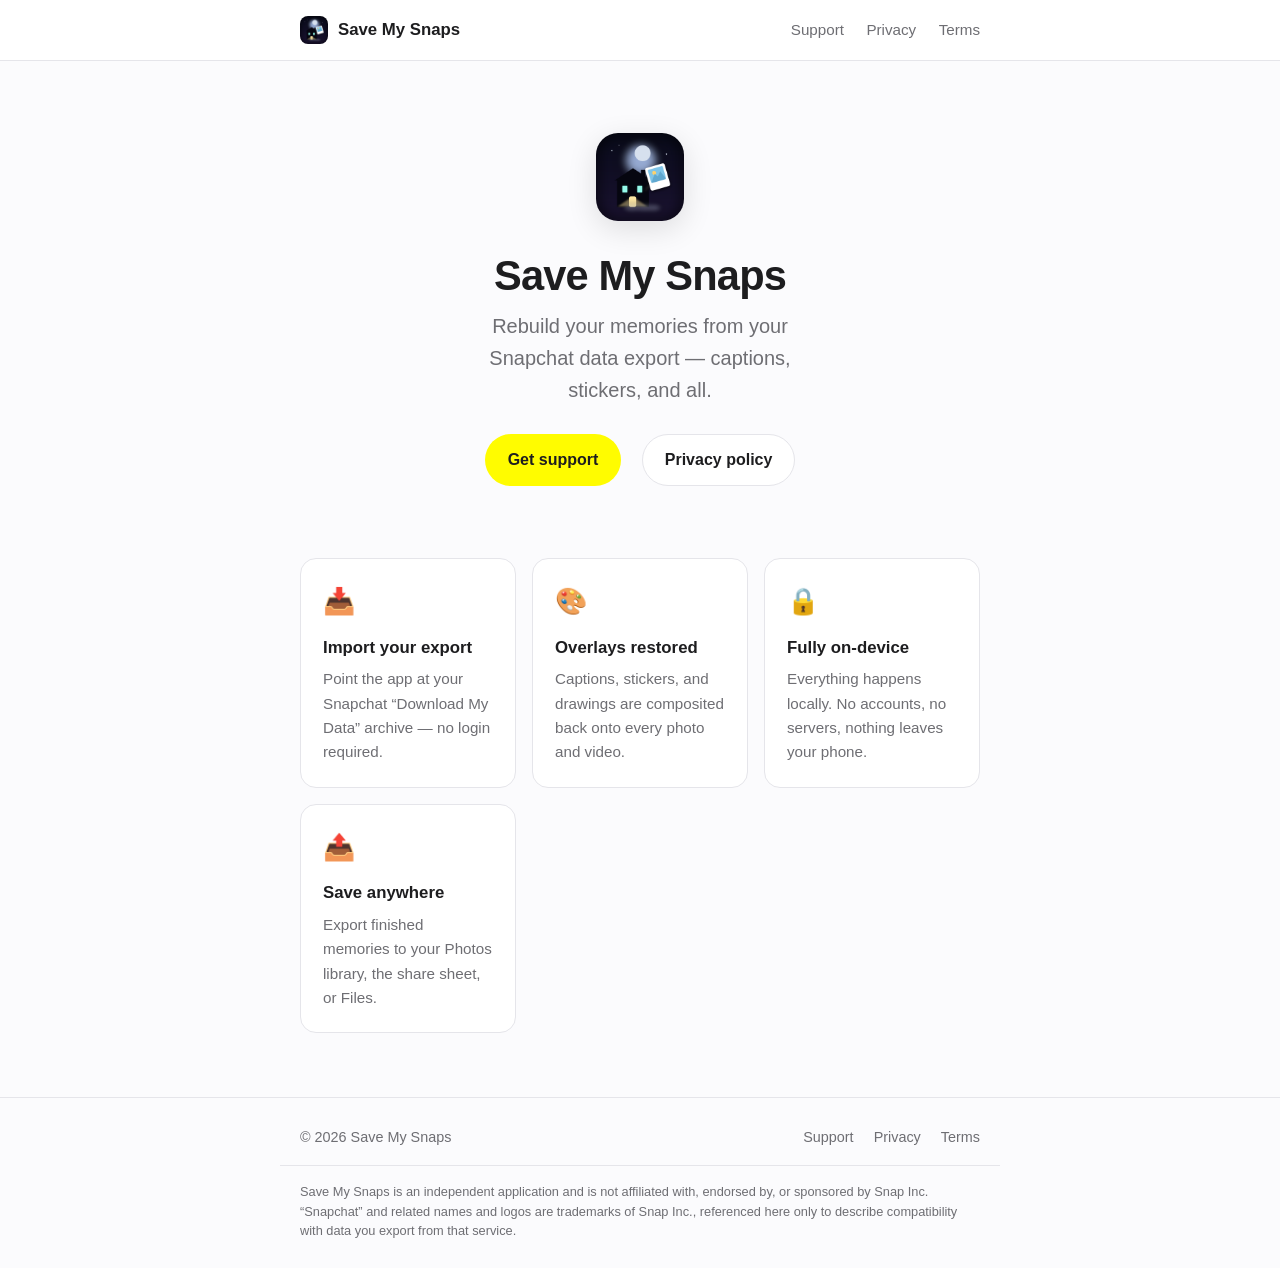
<file: index.html>
<!DOCTYPE html>
<html lang="en">
<head>
  <meta charset="utf-8">
  <meta name="viewport" content="width=device-width, initial-scale=1">
  <title>Save My Snaps</title>
  <meta name="description" content="Save My Snaps rebuilds the photos and videos from your Snapchat data export — restoring captions, stickers, and overlays entirely on your device.">
  <link rel="stylesheet" href="style.css">
  <link rel="icon" type="image/png" href="app_icon.png">
  <link rel="apple-touch-icon" href="app_icon.png">
</head>
<body>
  <header class="site">
    <div class="wrap">
      <a class="brand" href="index.html"><img class="logo" src="app_icon.png" alt=""> Save My Snaps</a>
      <nav class="site">
        <a href="support.html">Support</a>
        <a href="privacy.html">Privacy</a>
        <a href="terms.html">Terms</a>
      </nav>
    </div>
  </header>

  <section class="hero">
    <div class="wrap">
      <img class="logo-lg" src="app_icon.png" alt="Save My Snaps app icon">
      <h1>Save My Snaps</h1>
      <p class="tagline">Rebuild your memories from your Snapchat data export — captions, stickers, and all.</p>
      <div>
        <a class="cta primary" href="support.html">Get support</a>
        <a class="cta" href="privacy.html">Privacy policy</a>
      </div>
    </div>
  </section>

  <div class="wrap">
    <div class="features">
      <div class="card">
        <div class="ico">📥</div>
        <h3>Import your export</h3>
        <p>Point the app at your Snapchat “Download My Data” archive — no login required.</p>
      </div>
      <div class="card">
        <div class="ico">🎨</div>
        <h3>Overlays restored</h3>
        <p>Captions, stickers, and drawings are composited back onto every photo and video.</p>
      </div>
      <div class="card">
        <div class="ico">🔒</div>
        <h3>Fully on-device</h3>
        <p>Everything happens locally. No accounts, no servers, nothing leaves your phone.</p>
      </div>
      <div class="card">
        <div class="ico">📤</div>
        <h3>Save anywhere</h3>
        <p>Export finished memories to your Photos library, the share sheet, or Files.</p>
      </div>
    </div>
  </div>

  <footer class="site">
    <div class="wrap">
      <span>© 2026 Save My Snaps</span>
      <nav>
        <a href="support.html">Support</a>
        <a href="privacy.html">Privacy</a>
        <a href="terms.html">Terms</a>
      </nav>
    </div>
    <div class="wrap tm">
      <p>Save My Snaps is an independent application and is not affiliated with, endorsed by, or sponsored by Snap Inc. “Snapchat” and related names and logos are trademarks of Snap Inc., referenced here only to describe compatibility with data you export from that service.</p>
    </div>
  </footer>
</body>
</html>
</file>
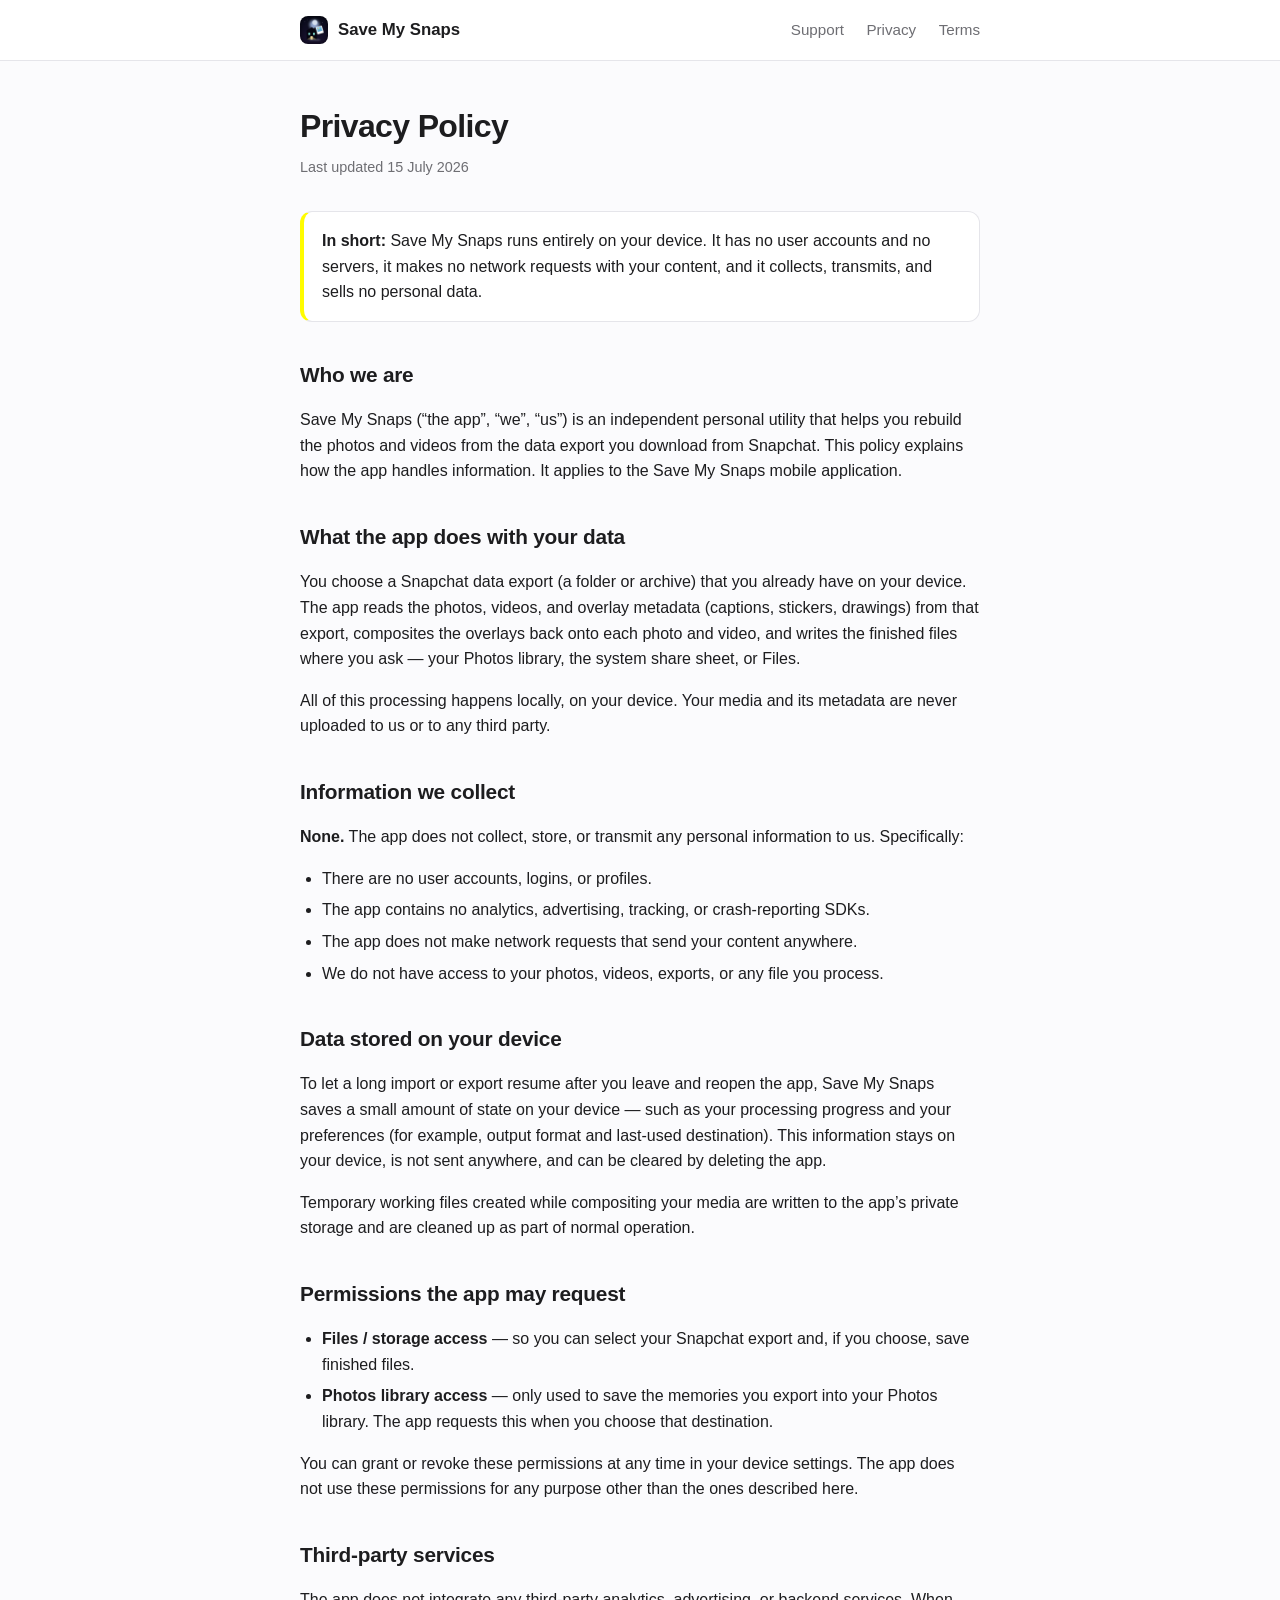
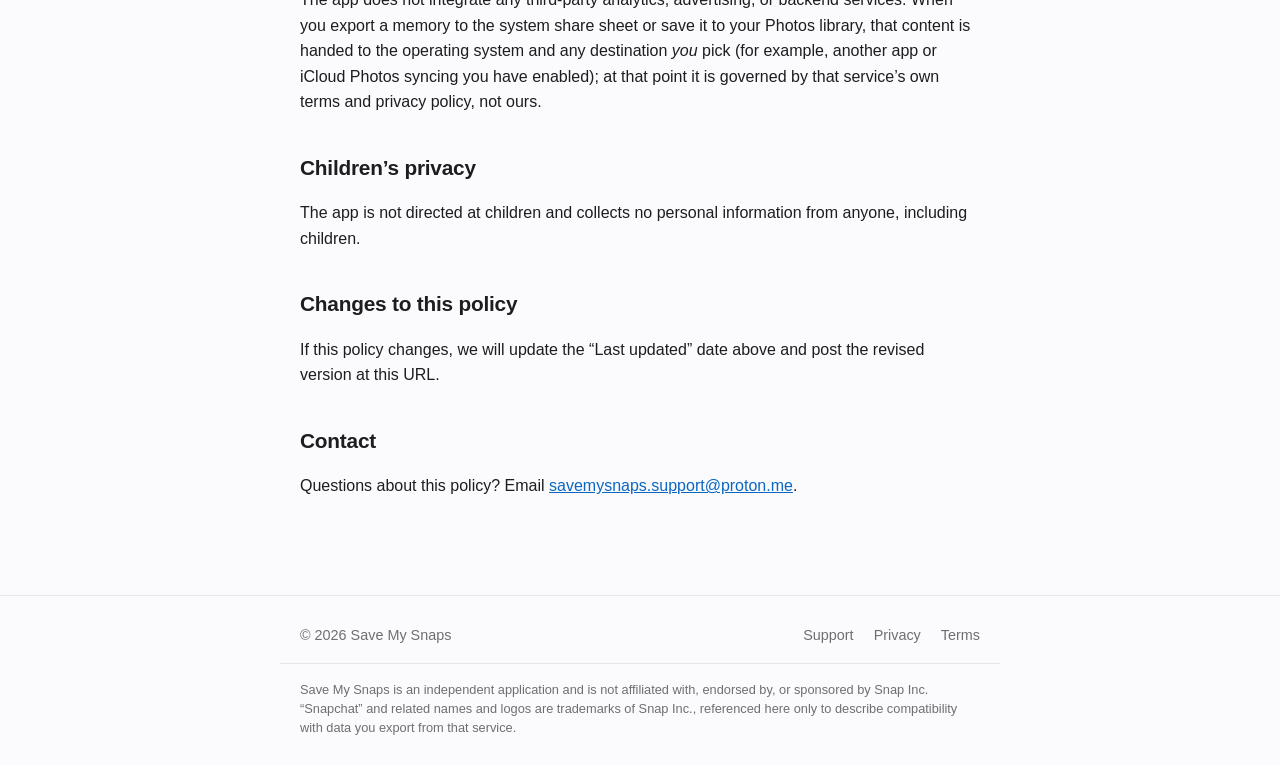
<file: privacy.html>
<!DOCTYPE html>
<html lang="en">
<head>
  <meta charset="utf-8">
  <meta name="viewport" content="width=device-width, initial-scale=1">
  <title>Privacy Policy · Save My Snaps</title>
  <meta name="description" content="Save My Snaps privacy policy. The app runs entirely on your device and collects no personal data.">
  <link rel="stylesheet" href="style.css">
  <link rel="icon" type="image/png" href="app_icon.png">
  <link rel="apple-touch-icon" href="app_icon.png">
</head>
<body>
  <header class="site">
    <div class="wrap">
      <a class="brand" href="index.html"><img class="logo" src="app_icon.png" alt=""> Save My Snaps</a>
      <nav class="site">
        <a href="support.html">Support</a>
        <a href="privacy.html">Privacy</a>
        <a href="terms.html">Terms</a>
      </nav>
    </div>
  </header>

  <main class="doc">
    <div class="wrap">
      <h1>Privacy Policy</h1>
      <p class="updated">Last updated 15 July 2026</p>

      <div class="callout">
        <p><strong>In short:</strong> Save My Snaps runs entirely on your device. It has no user accounts and no servers, it makes no network requests with your content, and it collects, transmits, and sells no personal data.</p>
      </div>

      <h2>Who we are</h2>
      <p>Save My Snaps (“the app”, “we”, “us”) is an independent personal utility that helps you rebuild the photos and videos from the data export you download from Snapchat. This policy explains how the app handles information. It applies to the Save My Snaps mobile application.</p>

      <h2>What the app does with your data</h2>
      <p>You choose a Snapchat data export (a folder or archive) that you already have on your device. The app reads the photos, videos, and overlay metadata (captions, stickers, drawings) from that export, composites the overlays back onto each photo and video, and writes the finished files where you ask — your Photos library, the system share sheet, or Files.</p>
      <p>All of this processing happens locally, on your device. Your media and its metadata are never uploaded to us or to any third party.</p>

      <h2>Information we collect</h2>
      <p><strong>None.</strong> The app does not collect, store, or transmit any personal information to us. Specifically:</p>
      <ul>
        <li>There are no user accounts, logins, or profiles.</li>
        <li>The app contains no analytics, advertising, tracking, or crash-reporting SDKs.</li>
        <li>The app does not make network requests that send your content anywhere.</li>
        <li>We do not have access to your photos, videos, exports, or any file you process.</li>
      </ul>

      <h2>Data stored on your device</h2>
      <p>To let a long import or export resume after you leave and reopen the app, Save My Snaps saves a small amount of state on your device — such as your processing progress and your preferences (for example, output format and last-used destination). This information stays on your device, is not sent anywhere, and can be cleared by deleting the app.</p>
      <p>Temporary working files created while compositing your media are written to the app’s private storage and are cleaned up as part of normal operation.</p>

      <h2>Permissions the app may request</h2>
      <ul>
        <li><strong>Files / storage access</strong> — so you can select your Snapchat export and, if you choose, save finished files.</li>
        <li><strong>Photos library access</strong> — only used to save the memories you export into your Photos library. The app requests this when you choose that destination.</li>
      </ul>
      <p>You can grant or revoke these permissions at any time in your device settings. The app does not use these permissions for any purpose other than the ones described here.</p>

      <h2>Third-party services</h2>
      <p>The app does not integrate any third-party analytics, advertising, or backend services. When you export a memory to the system share sheet or save it to your Photos library, that content is handed to the operating system and any destination <em>you</em> pick (for example, another app or iCloud Photos syncing you have enabled); at that point it is governed by that service’s own terms and privacy policy, not ours.</p>

      <h2>Children’s privacy</h2>
      <p>The app is not directed at children and collects no personal information from anyone, including children.</p>

      <h2>Changes to this policy</h2>
      <p>If this policy changes, we will update the “Last updated” date above and post the revised version at this URL.</p>

      <h2>Contact</h2>
      <p>Questions about this policy? Email <a href="mailto:savemysnaps.support@proton.me">savemysnaps.support@proton.me</a>.</p>
    </div>
  </main>

  <footer class="site">
    <div class="wrap">
      <span>© 2026 Save My Snaps</span>
      <nav>
        <a href="support.html">Support</a>
        <a href="privacy.html">Privacy</a>
        <a href="terms.html">Terms</a>
      </nav>
    </div>
    <div class="wrap tm">
      <p>Save My Snaps is an independent application and is not affiliated with, endorsed by, or sponsored by Snap Inc. “Snapchat” and related names and logos are trademarks of Snap Inc., referenced here only to describe compatibility with data you export from that service.</p>
    </div>
  </footer>
</body>
</html>
</file>
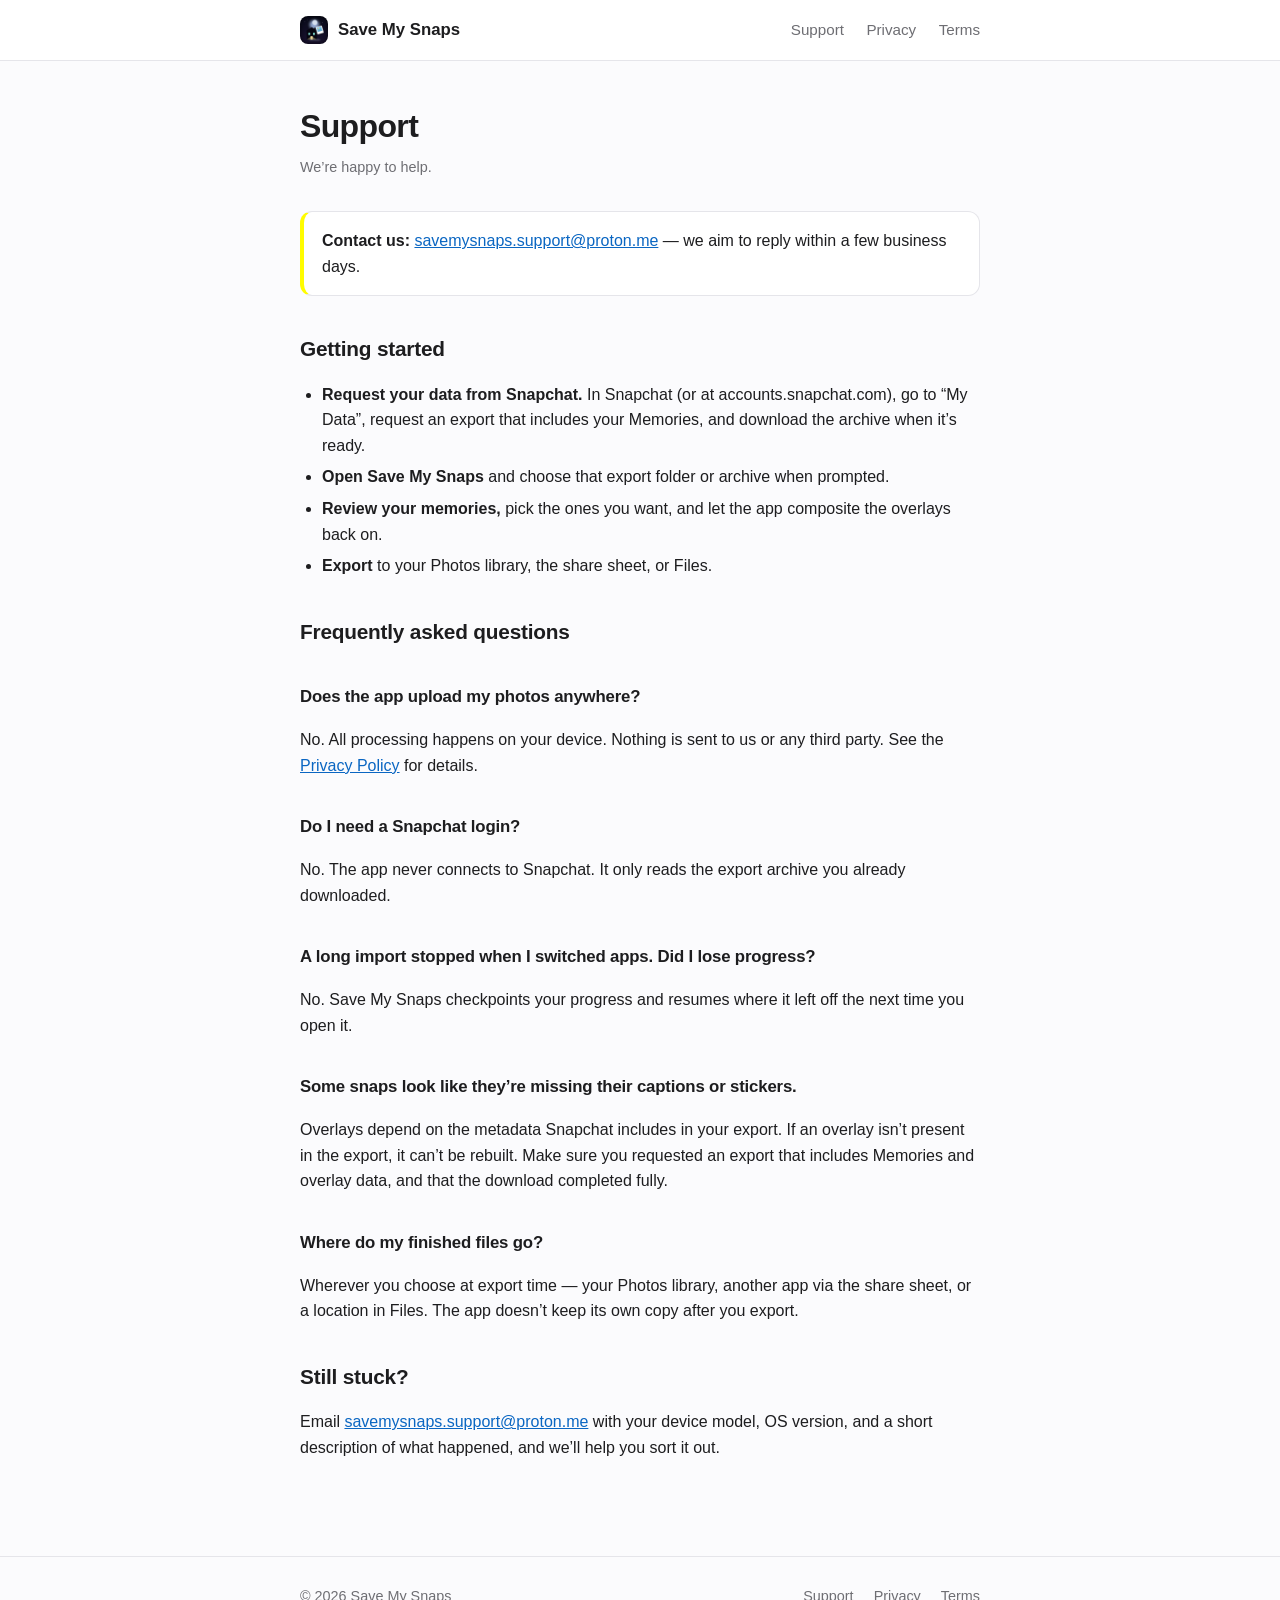
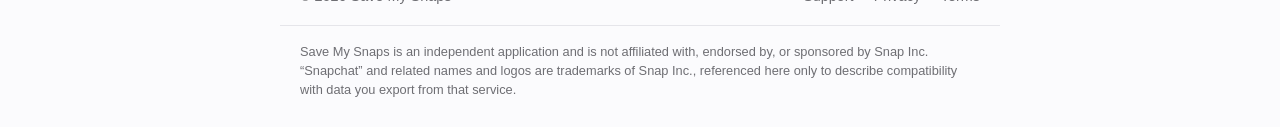
<file: support.html>
<!DOCTYPE html>
<html lang="en">
<head>
  <meta charset="utf-8">
  <meta name="viewport" content="width=device-width, initial-scale=1">
  <title>Support · Save My Snaps</title>
  <meta name="description" content="Get help with Save My Snaps — how to import your Snapchat export, troubleshooting, and how to reach us.">
  <link rel="stylesheet" href="style.css">
  <link rel="icon" type="image/png" href="app_icon.png">
  <link rel="apple-touch-icon" href="app_icon.png">
</head>
<body>
  <header class="site">
    <div class="wrap">
      <a class="brand" href="index.html"><img class="logo" src="app_icon.png" alt=""> Save My Snaps</a>
      <nav class="site">
        <a href="support.html">Support</a>
        <a href="privacy.html">Privacy</a>
        <a href="terms.html">Terms</a>
      </nav>
    </div>
  </header>

  <main class="doc">
    <div class="wrap">
      <h1>Support</h1>
      <p class="updated">We’re happy to help.</p>

      <div class="callout">
        <p><strong>Contact us:</strong> <a href="mailto:savemysnaps.support@proton.me">savemysnaps.support@proton.me</a> — we aim to reply within a few business days.</p>
      </div>

      <h2>Getting started</h2>
      <ul>
        <li><strong>Request your data from Snapchat.</strong> In Snapchat (or at accounts.snapchat.com), go to “My Data”, request an export that includes your Memories, and download the archive when it’s ready.</li>
        <li><strong>Open Save My Snaps</strong> and choose that export folder or archive when prompted.</li>
        <li><strong>Review your memories,</strong> pick the ones you want, and let the app composite the overlays back on.</li>
        <li><strong>Export</strong> to your Photos library, the share sheet, or Files.</li>
      </ul>

      <h2>Frequently asked questions</h2>

      <h2 style="font-size:1.05rem">Does the app upload my photos anywhere?</h2>
      <p>No. All processing happens on your device. Nothing is sent to us or any third party. See the <a href="privacy.html">Privacy Policy</a> for details.</p>

      <h2 style="font-size:1.05rem">Do I need a Snapchat login?</h2>
      <p>No. The app never connects to Snapchat. It only reads the export archive you already downloaded.</p>

      <h2 style="font-size:1.05rem">A long import stopped when I switched apps. Did I lose progress?</h2>
      <p>No. Save My Snaps checkpoints your progress and resumes where it left off the next time you open it.</p>

      <h2 style="font-size:1.05rem">Some snaps look like they’re missing their captions or stickers.</h2>
      <p>Overlays depend on the metadata Snapchat includes in your export. If an overlay isn’t present in the export, it can’t be rebuilt. Make sure you requested an export that includes Memories and overlay data, and that the download completed fully.</p>

      <h2 style="font-size:1.05rem">Where do my finished files go?</h2>
      <p>Wherever you choose at export time — your Photos library, another app via the share sheet, or a location in Files. The app doesn’t keep its own copy after you export.</p>

      <h2>Still stuck?</h2>
      <p>Email <a href="mailto:savemysnaps.support@proton.me">savemysnaps.support@proton.me</a> with your device model, OS version, and a short description of what happened, and we’ll help you sort it out.</p>
    </div>
  </main>

  <footer class="site">
    <div class="wrap">
      <span>© 2026 Save My Snaps</span>
      <nav>
        <a href="support.html">Support</a>
        <a href="privacy.html">Privacy</a>
        <a href="terms.html">Terms</a>
      </nav>
    </div>
    <div class="wrap tm">
      <p>Save My Snaps is an independent application and is not affiliated with, endorsed by, or sponsored by Snap Inc. “Snapchat” and related names and logos are trademarks of Snap Inc., referenced here only to describe compatibility with data you export from that service.</p>
    </div>
  </footer>
</body>
</html>
</file>
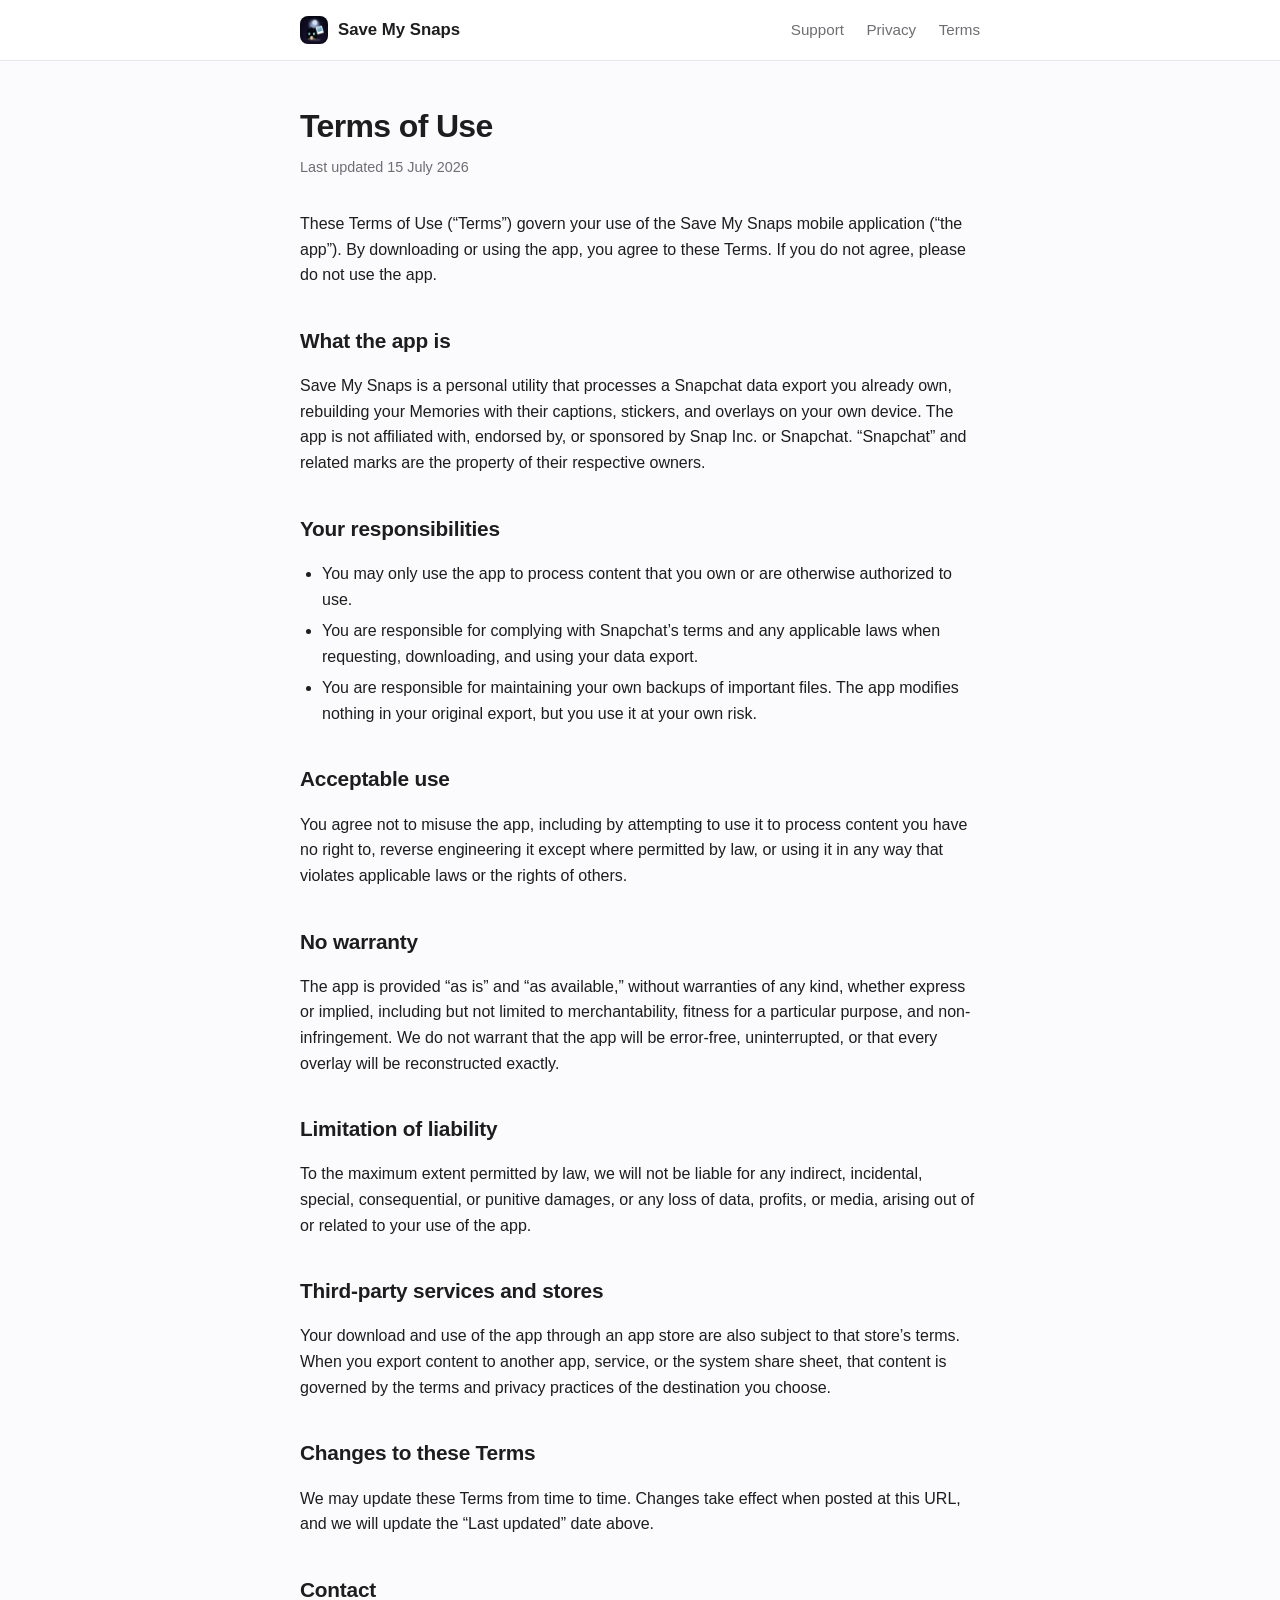
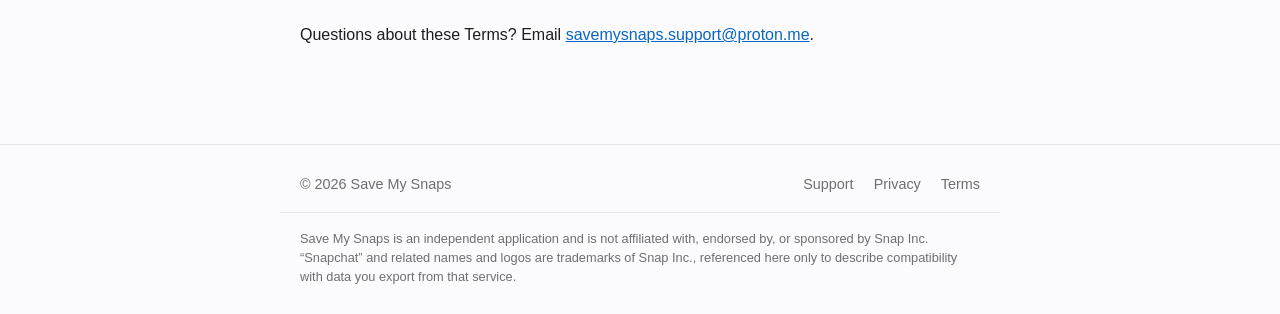
<file: terms.html>
<!DOCTYPE html>
<html lang="en">
<head>
  <meta charset="utf-8">
  <meta name="viewport" content="width=device-width, initial-scale=1">
  <title>Terms of Use · Save My Snaps</title>
  <meta name="description" content="Terms of Use for the Save My Snaps mobile application.">
  <link rel="stylesheet" href="style.css">
  <link rel="icon" type="image/png" href="app_icon.png">
  <link rel="apple-touch-icon" href="app_icon.png">
</head>
<body>
  <header class="site">
    <div class="wrap">
      <a class="brand" href="index.html"><img class="logo" src="app_icon.png" alt=""> Save My Snaps</a>
      <nav class="site">
        <a href="support.html">Support</a>
        <a href="privacy.html">Privacy</a>
        <a href="terms.html">Terms</a>
      </nav>
    </div>
  </header>

  <main class="doc">
    <div class="wrap">
      <h1>Terms of Use</h1>
      <p class="updated">Last updated 15 July 2026</p>

      <p>These Terms of Use (“Terms”) govern your use of the Save My Snaps mobile application (“the app”). By downloading or using the app, you agree to these Terms. If you do not agree, please do not use the app.</p>

      <h2>What the app is</h2>
      <p>Save My Snaps is a personal utility that processes a Snapchat data export you already own, rebuilding your Memories with their captions, stickers, and overlays on your own device. The app is not affiliated with, endorsed by, or sponsored by Snap Inc. or Snapchat. “Snapchat” and related marks are the property of their respective owners.</p>

      <h2>Your responsibilities</h2>
      <ul>
        <li>You may only use the app to process content that you own or are otherwise authorized to use.</li>
        <li>You are responsible for complying with Snapchat’s terms and any applicable laws when requesting, downloading, and using your data export.</li>
        <li>You are responsible for maintaining your own backups of important files. The app modifies nothing in your original export, but you use it at your own risk.</li>
      </ul>

      <h2>Acceptable use</h2>
      <p>You agree not to misuse the app, including by attempting to use it to process content you have no right to, reverse engineering it except where permitted by law, or using it in any way that violates applicable laws or the rights of others.</p>

      <h2>No warranty</h2>
      <p>The app is provided “as is” and “as available,” without warranties of any kind, whether express or implied, including but not limited to merchantability, fitness for a particular purpose, and non-infringement. We do not warrant that the app will be error-free, uninterrupted, or that every overlay will be reconstructed exactly.</p>

      <h2>Limitation of liability</h2>
      <p>To the maximum extent permitted by law, we will not be liable for any indirect, incidental, special, consequential, or punitive damages, or any loss of data, profits, or media, arising out of or related to your use of the app.</p>

      <h2>Third-party services and stores</h2>
      <p>Your download and use of the app through an app store are also subject to that store’s terms. When you export content to another app, service, or the system share sheet, that content is governed by the terms and privacy practices of the destination you choose.</p>

      <h2>Changes to these Terms</h2>
      <p>We may update these Terms from time to time. Changes take effect when posted at this URL, and we will update the “Last updated” date above.</p>

      <h2>Contact</h2>
      <p>Questions about these Terms? Email <a href="mailto:savemysnaps.support@proton.me">savemysnaps.support@proton.me</a>.</p>
    </div>
  </main>

  <footer class="site">
    <div class="wrap">
      <span>© 2026 Save My Snaps</span>
      <nav>
        <a href="support.html">Support</a>
        <a href="privacy.html">Privacy</a>
        <a href="terms.html">Terms</a>
      </nav>
    </div>
    <div class="wrap tm">
      <p>Save My Snaps is an independent application and is not affiliated with, endorsed by, or sponsored by Snap Inc. “Snapchat” and related names and logos are trademarks of Snap Inc., referenced here only to describe compatibility with data you export from that service.</p>
    </div>
  </footer>
</body>
</html>
</file>
<file: style.css>
:root {
  color-scheme: light dark;
  --bg: #fbfbfd;
  --surface: #ffffff;
  --text: #1d1d1f;
  --muted: #6e6e73;
  --border: #e5e5ea;
  --accent: #fffc00;      /* Snapchat yellow */
  --accent-ink: #1d1d1f;
  --link: #0a66c2;
  --radius: 16px;
  --maxw: 720px;
}

@media (prefers-color-scheme: dark) {
  :root {
    --bg: #000000;
    --surface: #1c1c1e;
    --text: #f5f5f7;
    --muted: #98989d;
    --border: #38383a;
    --link: #4aa3ff;
  }
}

* { box-sizing: border-box; }

html { -webkit-text-size-adjust: 100%; }

body {
  margin: 0;
  font-family: -apple-system, BlinkMacSystemFont, "Segoe UI", Roboto, Helvetica, Arial, sans-serif;
  line-height: 1.6;
  color: var(--text);
  background: var(--bg);
  -webkit-font-smoothing: antialiased;
}

.wrap {
  max-width: var(--maxw);
  margin: 0 auto;
  padding: 0 20px;
}

/* Header */
header.site {
  border-bottom: 1px solid var(--border);
  background: var(--surface);
  position: sticky;
  top: 0;
  z-index: 10;
  backdrop-filter: saturate(180%) blur(12px);
}
header.site .wrap {
  display: flex;
  align-items: center;
  justify-content: space-between;
  height: 60px;
}
.brand {
  display: flex;
  align-items: center;
  gap: 10px;
  font-weight: 700;
  font-size: 1.05rem;
  text-decoration: none;
  color: var(--text);
}
.brand .logo {
  width: 28px;
  height: 28px;
  border-radius: 8px;
  object-fit: cover;
  display: block;
}
nav.site a {
  color: var(--muted);
  text-decoration: none;
  margin-left: 18px;
  font-size: 0.95rem;
}
nav.site a:hover { color: var(--text); }

/* Hero */
.hero {
  text-align: center;
  padding: 72px 0 48px;
}
.hero .logo-lg {
  width: 88px;
  height: 88px;
  border-radius: 22px;
  object-fit: cover;
  display: inline-block;
  margin-bottom: 24px;
  box-shadow: 0 8px 30px rgba(0,0,0,0.12);
}
.hero h1 {
  font-size: 2.6rem;
  line-height: 1.1;
  margin: 0 0 12px;
  letter-spacing: -0.02em;
}
.hero p.tagline {
  font-size: 1.25rem;
  color: var(--muted);
  margin: 0 auto;
  max-width: 32ch;
}

/* Buttons */
.cta {
  display: inline-flex;
  align-items: center;
  gap: 8px;
  margin: 28px 8px 0;
  padding: 12px 22px;
  border-radius: 999px;
  font-weight: 600;
  text-decoration: none;
  border: 1px solid var(--border);
  color: var(--text);
  background: var(--surface);
}
.cta.primary {
  background: var(--accent);
  color: var(--accent-ink);
  border-color: transparent;
}

/* Feature grid */
.features {
  display: grid;
  grid-template-columns: repeat(auto-fit, minmax(200px, 1fr));
  gap: 16px;
  padding: 24px 0 8px;
}
.card {
  background: var(--surface);
  border: 1px solid var(--border);
  border-radius: var(--radius);
  padding: 22px;
}
.card .ico { font-size: 26px; }
.card h3 { margin: 12px 0 6px; font-size: 1.05rem; }
.card p { margin: 0; color: var(--muted); font-size: 0.95rem; }

/* Content pages */
main.doc { padding: 40px 0 24px; }
main.doc h1 { font-size: 2rem; letter-spacing: -0.02em; margin: 0 0 4px; }
main.doc .updated { color: var(--muted); font-size: 0.9rem; margin: 0 0 32px; }
main.doc h2 { font-size: 1.3rem; margin: 36px 0 8px; letter-spacing: -0.01em; }
main.doc p, main.doc li { color: var(--text); }
main.doc ul { padding-left: 22px; }
main.doc li { margin: 6px 0; }
main.doc a { color: var(--link); }
.callout {
  background: var(--surface);
  border: 1px solid var(--border);
  border-left: 4px solid var(--accent);
  border-radius: 12px;
  padding: 16px 18px;
  margin: 20px 0;
}
.callout p { margin: 0; }

/* Footer */
footer.site {
  border-top: 1px solid var(--border);
  margin-top: 56px;
  padding: 28px 0;
  color: var(--muted);
  font-size: 0.9rem;
}
footer.site .wrap {
  display: flex;
  flex-wrap: wrap;
  gap: 12px 20px;
  justify-content: space-between;
  align-items: center;
}
footer.site a { color: var(--muted); text-decoration: none; }
footer.site a:hover { color: var(--text); }
footer.site nav a { margin-left: 16px; }
footer.site .tm {
  margin-top: 16px;
  padding-top: 16px;
  border-top: 1px solid var(--border);
}
footer.site .tm p {
  margin: 0;
  font-size: 0.8rem;
  line-height: 1.5;
  color: var(--muted);
}

@media (max-width: 480px) {
  .hero h1 { font-size: 2rem; }
  .hero { padding: 48px 0 32px; }
  nav.site a { margin-left: 12px; font-size: 0.9rem; }
}
</file>
